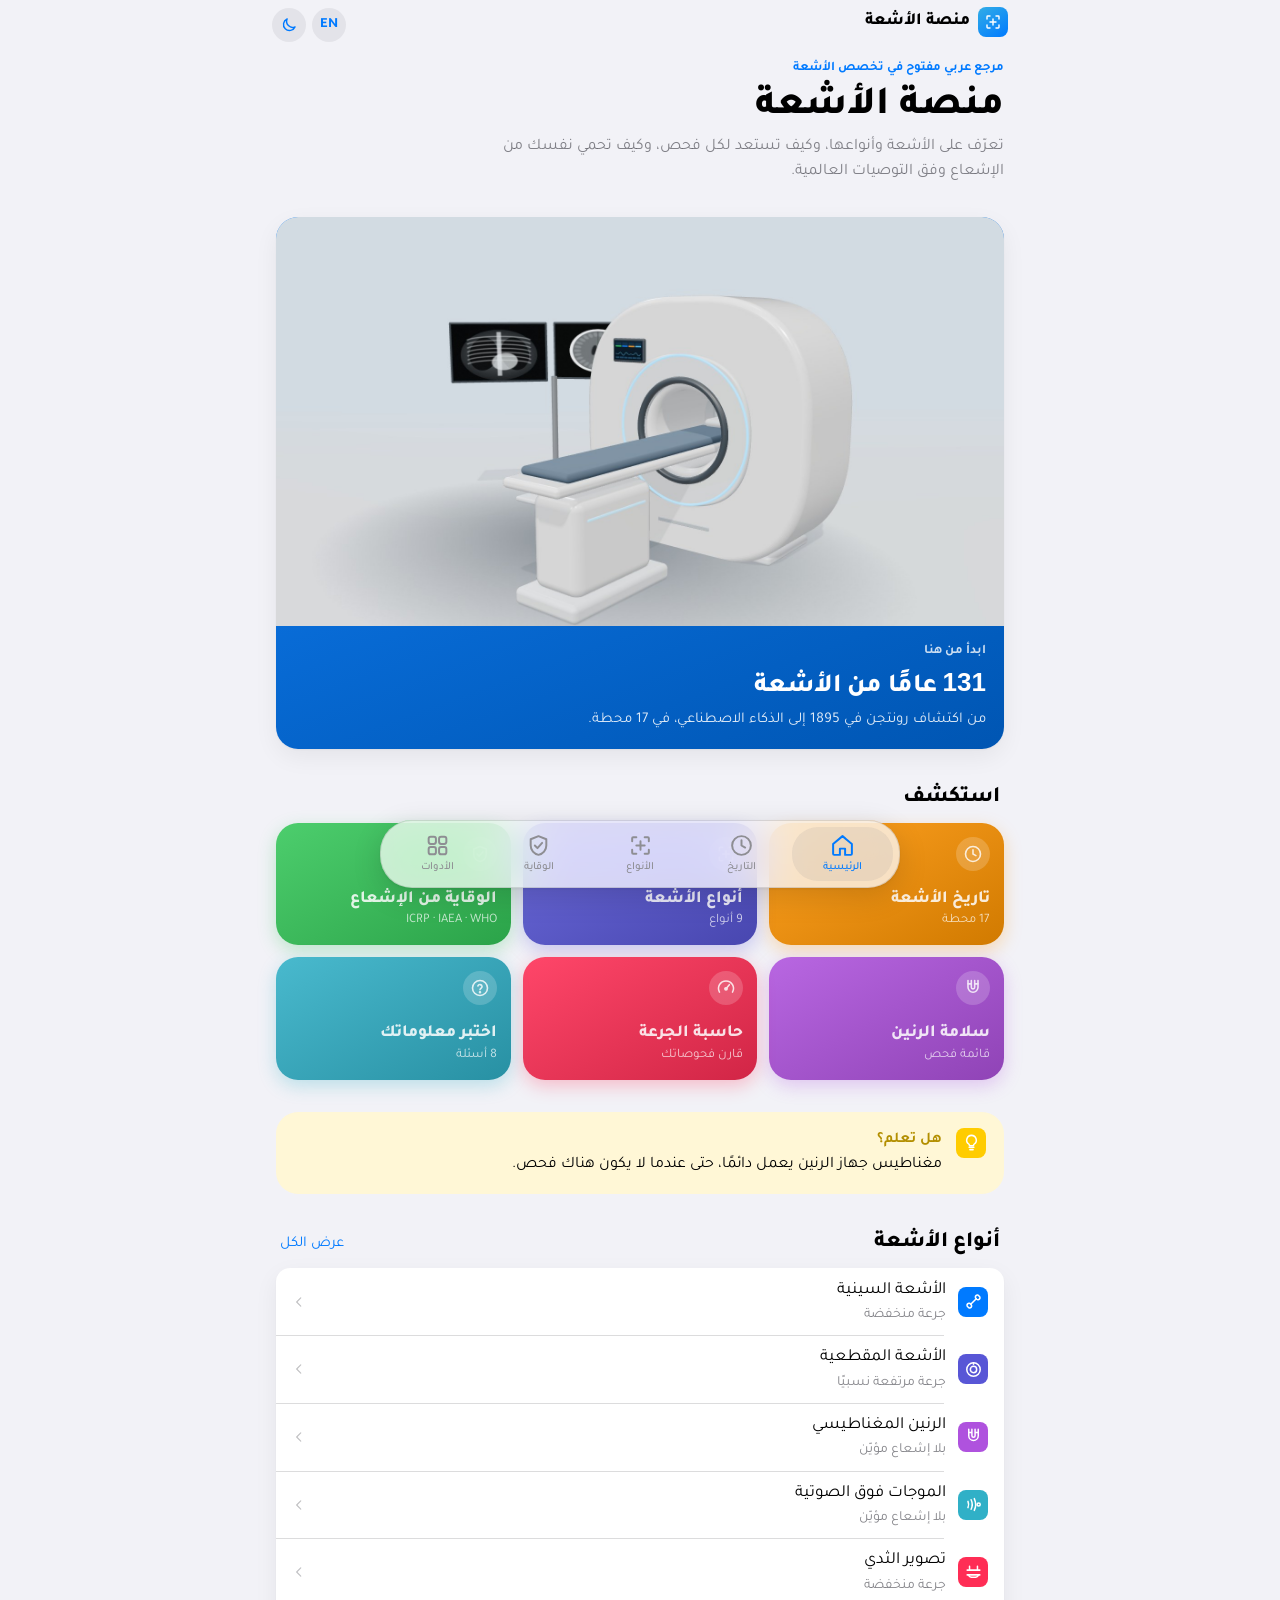
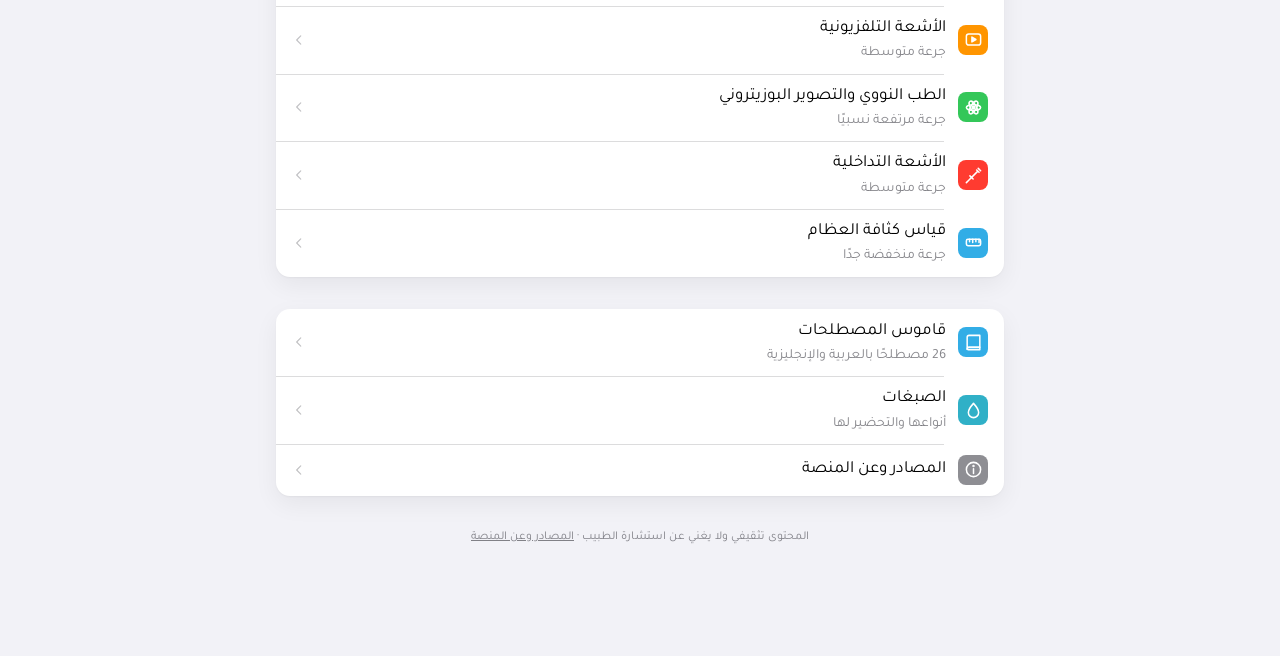
<file: index.html>
<!doctype html>
<html lang="ar" dir="rtl">
<head>
  <meta charset="utf-8">
  <meta name="viewport" content="width=device-width, initial-scale=1, viewport-fit=cover">
  <title>منصة الأشعة التثقيفية</title>
  <meta name="description" content="مرجع عربي تفاعلي في تخصص الأشعة: تاريخها، أنواعها، والوقاية من الإشعاع وفق التوصيات العالمية.">
  <meta name="theme-color" content="#F2F2F7" media="(prefers-color-scheme: light)">
  <meta name="theme-color" content="#000000" media="(prefers-color-scheme: dark)">
  <meta name="apple-mobile-web-app-capable" content="yes">
  <meta name="apple-mobile-web-app-status-bar-style" content="default">
  <link rel="icon" href="assets/img/favicon.svg" type="image/svg+xml">
  <link rel="preconnect" href="https://fonts.googleapis.com">
  <link rel="preconnect" href="https://fonts.gstatic.com" crossorigin>
  <link rel="stylesheet" href="https://fonts.googleapis.com/css2?family=Tajawal:wght@400;500;700;800&display=swap">
  <link rel="stylesheet" href="css/style.css">
  <script type="importmap">{ "imports": { "three": "./js/vendor/three.module.min.js" } }</script>
  <script>
    try {
      var t = localStorage.getItem('theme'); if (t) document.documentElement.dataset.theme = t;
      if (localStorage.getItem('lang') === 'en') { document.documentElement.lang = 'en'; document.documentElement.dir = 'ltr'; }
    } catch (e) {}
  </script>
</head>
<body>
  <a class="skip" href="#main">تخطَّ إلى المحتوى</a>

  <header class="navbar" id="navbar">
    <div class="navbar-in">
      <div class="nav-start" id="nav-start"></div>
      <div class="nav-title" id="nav-title"></div>
      <div class="nav-end">
        <button class="circle-btn lang" id="lang-btn" type="button" aria-label="Switch to English">EN</button>
        <button class="circle-btn" id="theme-btn" type="button" aria-label="تبديل المظهر"></button>
      </div>
    </div>
  </header>

  <main id="main" tabindex="-1"></main>

  <footer class="site-footer">
    المحتوى تثقيفي ولا يغني عن استشارة الطبيب · <a href="#/about">المصادر وعن المنصة</a>
  </footer>

  <nav class="tabbar" id="tabbar" aria-label="التنقل الرئيسي"></nav>

  <script src="js/data/history.js"></script>
  <script src="js/data/modalities.js"></script>
  <script src="js/data/safety.js"></script>
  <script src="js/data/glossary.js"></script>
  <script src="js/data/quiz.js"></script>
  <script src="js/data/en.js"></script>
  <script src="js/i18n.js"></script>
  <script src="js/icons.js"></script>
  <script src="js/app.js"></script>
</body>
</html>
</file>
<file: css/style.css>
/* ==========================================================================
   منصة الأشعة — نظام تصميم على نمط iOS
   ألوان النظام، قوائم مجمّعة، أشرطة زجاجية، عناوين كبيرة
   ========================================================================== */
:root {
  /* ألوان نظام iOS — الوضع الفاتح */
  --blue: #007AFF; --green: #34C759; --indigo: #5856D6; --orange: #FF9500;
  --pink: #FF2D55; --purple: #AF52DE; --red: #FF3B30; --teal: #30B0C7;
  --yellow: #FFCC00; --mint: #00C7BE; --cyan: #32ADE6; --gray: #8E8E93;

  --bg: #F2F2F7;            /* خلفية مجمّعة */
  --card: #FFFFFF;          /* خلفية مجمّعة ثانوية */
  --card-2: #F2F2F7;
  --fill: rgba(120,120,128,.12);
  --fill-2: rgba(120,120,128,.08);
  --label: #000000;
  --label-2: rgba(60,60,67,.62);
  --label-3: rgba(60,60,67,.32);
  --sep: rgba(60,60,67,.18);
  --tint: var(--blue);
  --bar: rgba(249,249,249,.78);
  --bar-line: rgba(0,0,0,.12);
  --shadow: 0 1px 2px rgba(0,0,0,.04), 0 8px 24px rgba(0,0,0,.06);
  --shadow-float: 0 8px 30px rgba(0,0,0,.14), 0 1px 3px rgba(0,0,0,.08);

  --f: "Tajawal", -apple-system, BlinkMacSystemFont, "SF Pro Text", Tahoma, sans-serif;
  --f-num: -apple-system, BlinkMacSystemFont, "SF Pro Display", "Segoe UI", Roboto, sans-serif;

  --r-lg: 22px; --r: 14px; --r-sm: 10px;
  --max: 760px;
  --tab-h: 64px;
}
@media (prefers-color-scheme: dark) {
  :root:not([data-theme="light"]) {
    --blue: #0A84FF; --green: #30D158; --indigo: #5E5CE6; --orange: #FF9F0A;
    --pink: #FF375F; --purple: #BF5AF2; --red: #FF453A; --teal: #40C8E0;
    --yellow: #FFD60A; --mint: #63E6E2; --cyan: #64D2FF; --gray: #8E8E93;
    --bg: #000000; --card: #1C1C1E; --card-2: #2C2C2E;
    --fill: rgba(118,118,128,.24); --fill-2: rgba(118,118,128,.16);
    --label: #FFFFFF; --label-2: rgba(235,235,245,.62); --label-3: rgba(235,235,245,.3);
    --sep: rgba(84,84,88,.55); --bar: rgba(28,28,30,.72); --bar-line: rgba(255,255,255,.1);
    --shadow: none; --shadow-float: 0 8px 30px rgba(0,0,0,.5);
    color-scheme: dark;
  }
}
:root[data-theme="dark"] {
  --blue: #0A84FF; --green: #30D158; --indigo: #5E5CE6; --orange: #FF9F0A;
  --pink: #FF375F; --purple: #BF5AF2; --red: #FF453A; --teal: #40C8E0;
  --yellow: #FFD60A; --mint: #63E6E2; --cyan: #64D2FF; --gray: #8E8E93;
  --bg: #000000; --card: #1C1C1E; --card-2: #2C2C2E;
  --fill: rgba(118,118,128,.24); --fill-2: rgba(118,118,128,.16);
  --label: #FFFFFF; --label-2: rgba(235,235,245,.62); --label-3: rgba(235,235,245,.3);
  --sep: rgba(84,84,88,.55); --bar: rgba(28,28,30,.72); --bar-line: rgba(255,255,255,.1);
  --shadow: none; --shadow-float: 0 8px 30px rgba(0,0,0,.5);
  color-scheme: dark;
}

*, *::before, *::after { box-sizing: border-box; }
html { -webkit-text-size-adjust: 100%; -webkit-tap-highlight-color: transparent; }
body {
  margin: 0; background: var(--bg); color: var(--label);
  font-family: var(--f); font-size: 17px; line-height: 1.55; letter-spacing: 0;
  -webkit-font-smoothing: antialiased;
  padding-bottom: calc(var(--tab-h) + 28px + env(safe-area-inset-bottom, 0px));
}
img { max-width: 100%; display: block; }
a { color: var(--tint); text-decoration: none; }
button { font: inherit; color: inherit; background: none; border: 0; padding: 0; cursor: pointer; }
h1, h2, h3, p { margin: 0; }
h1, h2, h3 { text-wrap: balance; }
:focus-visible { outline: 3px solid color-mix(in srgb, var(--tint) 55%, transparent); outline-offset: 2px; border-radius: 8px; }
[hidden] { display: none !important; }
.num { font-family: var(--f-num); font-variant-numeric: tabular-nums; direction: ltr; unicode-bidi: isolate; }

.skip { position: absolute; inset-inline-start: 8px; top: -60px; background: var(--tint); color: #fff; padding: 6px 12px; border-radius: 8px; z-index: 60; }
.skip:focus { top: 8px; }

/* ---------- شريط التنقل العلوي (زجاجي) ---------- */
body::before { content: ""; position: fixed; inset: 0 0 auto; height: env(safe-area-inset-top, 0px); background: var(--bar); -webkit-backdrop-filter: saturate(180%) blur(20px); backdrop-filter: saturate(180%) blur(20px); z-index: 41; }
.navbar {
  position: sticky; top: env(safe-area-inset-top, 0px); z-index: 40;
  background: transparent; transition: background .2s, border-color .2s;
  border-bottom: .5px solid transparent;
}
.navbar.scrolled { background: var(--bar); -webkit-backdrop-filter: saturate(180%) blur(20px); backdrop-filter: saturate(180%) blur(20px); border-bottom-color: var(--bar-line); }
.navbar-in {
  max-width: var(--max); margin: 0 auto; height: 50px;
  display: grid; grid-template-columns: 1fr auto 1fr; align-items: center; gap: 8px;
  padding-left: max(12px, env(safe-area-inset-left, 0px)); padding-right: max(12px, env(safe-area-inset-right, 0px));
}
.nav-title { font-weight: 700; font-size: 17px; opacity: 0; transform: translateY(4px); transition: opacity .2s, transform .2s; white-space: nowrap; overflow: hidden; text-overflow: ellipsis; max-width: 52vw; }
.navbar.scrolled .nav-title { opacity: 1; transform: none; }
.navbar:not(.scrolled) .nav-title { display: none; }
.navbar.scrolled .brand span { display: none; }
.nav-start { justify-self: start; grid-column: 1; }
.nav-title { grid-column: 2; }
.nav-end { justify-self: end; display: flex; gap: 6px; grid-column: 3; }
.back { display: inline-flex; align-items: center; gap: 2px; color: var(--tint); font-size: 17px; padding: 6px 4px; }
.back svg { width: 22px; height: 22px; }
.brand { white-space: nowrap; display: inline-flex; align-items: center; gap: 8px; font-weight: 800; font-size: 17px; color: var(--label); }
.brand i { width: 30px; height: 30px; border-radius: 8px; display: grid; place-items: center; background: linear-gradient(145deg, var(--cyan), var(--blue)); }
.brand i svg { width: 18px; height: 18px; color: #fff; }
.circle-btn { width: 34px; height: 34px; border-radius: 50%; display: grid; place-items: center; background: var(--fill); color: var(--tint); }
.circle-btn svg { width: 18px; height: 18px; }

/* ---------- شريط التبويب العائم (زجاجي) ---------- */
.tabbar {
  position: fixed; z-index: 45; left: 50%; transform: translateX(-50%);
  bottom: calc(12px + env(safe-area-inset-bottom, 0px));
  width: min(calc(100% - 24px - env(safe-area-inset-left, 0px) - env(safe-area-inset-right, 0px)), 520px);
  display: flex; justify-content: space-around; padding: 6px;
  background: var(--bar); border: .5px solid var(--bar-line); border-radius: 32px;
  -webkit-backdrop-filter: saturate(180%) blur(24px); backdrop-filter: saturate(180%) blur(24px);
  box-shadow: var(--shadow-float);
}
.tabbar a { flex: 1; display: grid; justify-items: center; gap: 1px; padding: 6px 2px 5px; border-radius: 26px; color: var(--gray); font-size: 11px; font-weight: 500; transition: background .2s, color .2s; }
.tabbar a svg { width: 25px; height: 25px; }
.tabbar a[aria-current="page"] { color: var(--c, var(--tint)); background: var(--fill); }

/* ---------- الصفحة ---------- */
main { outline: none; }
.page {
  max-width: var(--max); margin: 0 auto; display: grid; gap: 26px; padding-block: 4px 24px;
  padding-left: max(16px, env(safe-area-inset-left, 0px)); padding-right: max(16px, env(safe-area-inset-right, 0px));
}
.page > * { min-width: 0; }
.large-title { display: grid; gap: 4px; padding-top: 4px; }
.large-title .kicker { font-size: 13px; font-weight: 700; color: var(--c, var(--tint)); }
.large-title h1 { font-size: 34px; line-height: 1.2; font-weight: 800; }
.large-title p { color: var(--label-2); font-size: 16px; max-width: 60ch; }

.section { display: grid; gap: 8px; }
.section-head { display: flex; align-items: baseline; justify-content: space-between; gap: 12px; padding-inline: 4px; }
.section-head h2 { font-size: 22px; font-weight: 800; }
.section-head a { font-size: 15px; }
.footnote { font-size: 13px; color: var(--label-2); padding-inline: 16px; line-height: 1.5; }
.group-label { font-size: 13px; color: var(--label-2); padding-inline: 16px; }

/* ---------- القوائم المجمّعة (مثل تطبيق الإعدادات) ---------- */
.group { background: var(--card); border-radius: var(--r); overflow: hidden; box-shadow: var(--shadow); }
.row {
  display: flex; align-items: center; gap: 12px; min-height: 52px; padding: 10px 16px;
  position: relative; color: var(--label); width: 100%; text-align: start;
}
.row + .row::before { content: ""; position: absolute; top: 0; inset-inline-start: 16px; inset-inline-end: 0; height: .5px; background: var(--sep); }
.group.icons .row + .row::before { inset-inline-start: 60px; }
a.row:active, button.row:active, label.row:active { background: var(--fill); }
.row .txt { flex: 1; min-width: 0; display: grid; gap: 1px; }
.row .t { font-size: 17px; }
.row .s { font-size: 14px; color: var(--label-2); line-height: 1.45; }
.row .v { color: var(--label-2); font-size: 16px; white-space: nowrap; }
.chev { width: 14px; height: 14px; color: var(--label-3); flex: none; }
.ico {
  width: 30px; height: 30px; border-radius: 8px; flex: none; display: grid; place-items: center;
  background: var(--c, var(--tint)); color: #fff;
}
.ico svg { width: 19px; height: 19px; }
.ico.lg { width: 44px; height: 44px; border-radius: 12px; }
.ico.lg svg { width: 26px; height: 26px; }
.bullet { width: 8px; height: 8px; border-radius: 50%; background: var(--c, var(--tint)); flex: none; margin-top: 2px; }
.row.top { align-items: flex-start; }
.row.top .bullet { margin-top: 10px; }

/* ---------- البطاقات ---------- */
.card { background: var(--card); border-radius: var(--r-lg); box-shadow: var(--shadow); overflow: hidden; }
.card-pad { padding: 18px; display: grid; gap: 10px; }

/* بطاقة رئيسية بأسلوب App Store */
.feature { position: relative; border-radius: var(--r-lg); overflow: hidden; color: #fff; box-shadow: var(--shadow); display: block;
  background: linear-gradient(160deg, color-mix(in srgb, var(--c, var(--blue)) 92%, #fff 8%), color-mix(in srgb, var(--c, var(--blue)) 70%, #000 30%)); }
.feature img { width: 100%; aspect-ratio: 16 / 9; object-fit: cover; }
.feature .cap { padding: 16px 18px 18px; display: grid; gap: 4px; }
.feature .cap small { font-size: 13px; font-weight: 700; opacity: .8; }
.feature .cap h2 { font-size: 26px; font-weight: 800; line-height: 1.25; }
.feature .cap p { opacity: .88; font-size: 15px; }

/* بلاطات ملونة (مثل الاختصارات) */
.tiles { display: grid; gap: 12px; grid-template-columns: repeat(2, minmax(0, 1fr)); }
@media (min-width: 640px) { .tiles { grid-template-columns: repeat(3, minmax(0, 1fr)); } }
.tile {
  border-radius: var(--r-lg); padding: 14px; min-height: 120px; display: grid; align-content: space-between; gap: 18px; color: #fff;
  background: linear-gradient(150deg, color-mix(in srgb, var(--c) 88%, #fff 12%), color-mix(in srgb, var(--c) 82%, #000 18%));
  box-shadow: 0 6px 18px color-mix(in srgb, var(--c) 28%, transparent);
  transition: transform .15s;
}
.tile:active { transform: scale(.97); }
.tile .ti { width: 34px; height: 34px; border-radius: 50%; background: rgba(255,255,255,.22); display: grid; place-items: center; }
.tile .ti svg { width: 20px; height: 20px; }
.tile b { font-size: 17px; font-weight: 800; display: block; line-height: 1.3; }
.tile span { font-size: 13px; opacity: .85; }

/* أداة صغيرة (Widget) */
.widgets { display: grid; gap: 12px; grid-template-columns: repeat(3, minmax(0, 1fr)); }
.widget { background: var(--card); border-radius: var(--r); padding: 12px; display: grid; gap: 6px; box-shadow: var(--shadow); align-content: start; }
.widget .wl { font-size: 12px; color: var(--label-2); display: flex; align-items: center; gap: 6px; }
.widget .wl i { width: 8px; height: 8px; border-radius: 50%; background: var(--c, var(--tint)); }
.widget .wv { font-size: 16px; font-weight: 800; color: var(--c, var(--label)); line-height: 1.3; }
.fact { border-radius: var(--r-lg); padding: 16px 18px; display: flex; gap: 14px; align-items: flex-start; background: color-mix(in srgb, var(--c, var(--yellow)) 16%, var(--card)); }
.fact b { display: block; font-size: 15px; color: color-mix(in srgb, var(--c, var(--yellow)) 70%, var(--label)); margin-bottom: 2px; }
.fact p { font-size: 16px; }

/* ---------- الأزرار ---------- */
.btn { display: inline-flex; align-items: center; justify-content: center; gap: 6px; min-height: 50px; padding: 0 22px; border-radius: var(--r); font-weight: 700; font-size: 17px; background: var(--c, var(--tint)); color: #fff; transition: opacity .15s, transform .15s; }
.btn:active { transform: scale(.98); opacity: .85; }
.btn.tinted { background: color-mix(in srgb, var(--c, var(--tint)) 15%, transparent); color: var(--c, var(--tint)); }
.btn.plain { background: var(--fill); color: var(--c, var(--tint)); }
.btn.sm { min-height: 36px; padding: 0 14px; font-size: 15px; border-radius: 18px; }
.btn.block { width: 100%; }
.btns { display: flex; gap: 10px; flex-wrap: wrap; }
.btns .btn { flex: 1; min-width: 140px; }

/* ---------- عناصر التحكم ---------- */
.segmented { display: flex; gap: 2px; padding: 2px; background: var(--fill); border-radius: 10px; overflow-x: auto; scrollbar-width: none; }
.segmented::-webkit-scrollbar { display: none; }
.segmented button { flex: 1 0 auto; padding: 6px 12px; border-radius: 8px; font-size: 14px; font-weight: 600; color: var(--label); white-space: nowrap; transition: background .2s; }
.segmented button[aria-pressed="true"] { background: var(--card); box-shadow: 0 2px 6px rgba(0,0,0,.12); color: var(--c, var(--label)); }
:root[data-theme="dark"] .segmented button[aria-pressed="true"] { background: #636366; color: #fff; }
@media (prefers-color-scheme: dark) { :root:not([data-theme="light"]) .segmented button[aria-pressed="true"] { background: #636366; color: #fff; } }

.switch { position: relative; width: 51px; height: 31px; flex: none; }
.switch input { position: absolute; inset: 0; opacity: 0; margin: 0; cursor: pointer; z-index: 1; }
.switch span { position: absolute; inset: 0; border-radius: 16px; background: var(--fill); transition: background .25s; }
.switch span::after { content: ""; position: absolute; top: 2px; right: 2px; width: 27px; height: 27px; border-radius: 50%; background: #fff; box-shadow: 0 3px 8px rgba(0,0,0,.15), 0 1px 1px rgba(0,0,0,.16); transition: transform .25s; }
.switch input:checked + span { background: var(--c, var(--green)); }
.switch input:checked + span::after { transform: translateX(-20px); }
.switch input:focus-visible + span { outline: 3px solid color-mix(in srgb, var(--tint) 55%, transparent); outline-offset: 2px; }

.stepper { display: flex; align-items: center; background: var(--fill); border-radius: 9px; direction: ltr; flex: none; }
.stepper button { width: 44px; height: 32px; display: grid; place-items: center; font-size: 20px; color: var(--label); }
.stepper button + button { border-left: .5px solid var(--sep); }
.count { min-width: 28px; text-align: center; font-weight: 800; color: var(--c, var(--tint)); }

.search { position: relative; }
.search input { width: 100%; height: 40px; border: 0; border-radius: 11px; background: var(--fill); padding-inline: 38px 12px; font: inherit; font-size: 17px; color: var(--label); }
.search input::placeholder { color: var(--label-2); }
.search svg { position: absolute; inset-inline-start: 11px; top: 11px; width: 18px; height: 18px; color: var(--label-2); }

input[type="range"].slider { width: 100%; accent-color: var(--c, var(--tint)); height: 28px; }

/* ---------- شارات ومقياس الجرعة ---------- */
.badge { display: inline-flex; align-items: center; gap: 6px; font-size: 13px; font-weight: 700; padding: 3px 10px; border-radius: 999px; width: fit-content;
  background: color-mix(in srgb, var(--c, var(--tint)) 15%, transparent); color: color-mix(in srgb, var(--c, var(--tint)) 85%, var(--label)); }
.meter { display: inline-flex; gap: 3px; direction: ltr; }
.meter i { width: 12px; height: 5px; border-radius: 3px; background: currentColor; opacity: .22; }
.meter i.on { opacity: 1; }
.lvl-0 { --c: var(--green); } .lvl-1 { --c: var(--mint); } .lvl-2 { --c: var(--blue); } .lvl-3 { --c: var(--orange); } .lvl-4 { --c: var(--red); }

/* ---------- أنواع الأشعة ---------- */
.mod-grid { display: grid; gap: 14px; grid-template-columns: repeat(auto-fill, minmax(min(100%, 300px), 1fr)); }
.mod { background: var(--card); border-radius: var(--r-lg); overflow: hidden; box-shadow: var(--shadow); display: grid; color: var(--label); transition: transform .15s; }
.mod:active { transform: scale(.98); }
.mod .media { position: relative; }
.mod .media img { width: 100%; aspect-ratio: 16 / 9; object-fit: cover; }
.mod .media .ico { position: absolute; top: 12px; inset-inline-start: 12px; box-shadow: 0 4px 12px rgba(0,0,0,.3); }
.mod .body { padding: 14px 16px 16px; display: grid; gap: 6px; }
.mod h3 { font-size: 19px; font-weight: 800; }
.mod .en { font-size: 13px; color: var(--label-2); }
.mod p { font-size: 15px; color: var(--label-2); }

.hero-media { border-radius: var(--r-lg); overflow: hidden; position: relative; box-shadow: var(--shadow); }
.hero-media img { width: 100%; aspect-ratio: 16 / 9; object-fit: cover; }
.hero-media figcaption { position: absolute; inset: auto 0 0 0; padding: 26px 14px 10px; font-size: 12px; color: rgba(255,255,255,.8); background: linear-gradient(transparent, rgba(0,0,0,.55)); }
.prose-card { background: var(--card); border-radius: var(--r); padding: 16px; box-shadow: var(--shadow); font-size: 17px; line-height: 1.75; }
.prose-card p + p { margin-top: 10px; }
.callout { border-radius: var(--r); padding: 14px 16px; display: flex; gap: 12px; align-items: flex-start; background: color-mix(in srgb, var(--c, var(--tint)) 13%, var(--card)); }
.callout .ico { margin-top: 2px; }
.callout b { display: block; margin-bottom: 2px; color: color-mix(in srgb, var(--c, var(--tint)) 75%, var(--label)); }
.callout p { font-size: 16px; }
.pager { display: grid; grid-template-columns: 1fr 1fr; gap: 10px; }
.pager a { background: var(--card); border-radius: var(--r); padding: 12px 14px; box-shadow: var(--shadow); display: grid; gap: 2px; color: var(--label); }
.pager a small { color: var(--label-2); font-size: 12px; }
.pager a b { color: var(--c); font-size: 16px; }
.pager a:last-child { text-align: end; }

/* ---------- الخط الزمني ---------- */
.era-label { font-size: 13px; font-weight: 700; color: var(--label-2); padding-inline: 16px; margin-bottom: -2px; }
.event { background: var(--card); border-radius: var(--r); box-shadow: var(--shadow); overflow: hidden; }
.event + .event { margin-top: 10px; }
.event > button { display: flex; gap: 12px; align-items: flex-start; width: 100%; text-align: start; padding: 14px 16px; }
.event .yr { min-width: 58px; padding: 4px 0; border-radius: 10px; text-align: center; font-weight: 800; font-size: 15px; background: color-mix(in srgb, var(--c) 15%, transparent); color: var(--c); flex: none; }
.event .txt { flex: 1; min-width: 0; display: grid; gap: 2px; }
.event .t { font-size: 17px; font-weight: 700; line-height: 1.4; }
.event .s { font-size: 14px; color: var(--label-2); }
.event .chev { margin-top: 8px; transition: transform .25s; transform: rotate(0deg); }
.event [aria-expanded="true"] .chev { transform: rotate(-90deg); }
.event .more { padding: 0 16px 16px; display: grid; gap: 12px; }
.event .more p { font-size: 16px; line-height: 1.75; }
.event .more img { border-radius: 12px; width: 100%; aspect-ratio: 16/9; object-fit: cover; }
.cat-discovery { --c: var(--blue); } .cat-device { --c: var(--indigo); } .cat-safety { --c: var(--green); } .cat-nobel { --c: var(--orange); }

/* ---------- الجرعات والنتائج ---------- */
.result { border-radius: var(--r-lg); padding: 18px; color: #fff; display: grid; gap: 12px;
  background: linear-gradient(150deg, color-mix(in srgb, var(--c, var(--orange)) 90%, #fff 10%), color-mix(in srgb, var(--c, var(--orange)) 78%, #000 22%)); }
.result small { font-size: 13px; font-weight: 700; opacity: .85; }
.result .big { font-family: var(--f-num); font-size: 44px; font-weight: 700; line-height: 1.05; direction: ltr; text-align: right; }
.result .big span { font-size: 20px; opacity: .8; }
.result .stats { display: flex; gap: 22px; flex-wrap: wrap; }
.result .stats b { display: block; font-size: 20px; font-weight: 800; }
.result .stats span { font-size: 13px; opacity: .85; }
.result p { font-size: 15px; opacity: .95; }
.sticky-result { position: sticky; top: calc(56px + env(safe-area-inset-top, 0px)); z-index: 5; }

.bar { height: 8px; border-radius: 4px; background: var(--fill); overflow: hidden; }
.bar span { display: block; height: 100%; border-radius: 4px; background: var(--c, var(--tint)); transition: width .25s; }

/* ---------- الاختبار ---------- */
.quiz-card { background: var(--card); border-radius: var(--r-lg); padding: 18px; box-shadow: var(--shadow); display: grid; gap: 14px; }
.quiz-card h3 { font-size: 21px; font-weight: 800; line-height: 1.4; }
.opt { display: flex; align-items: center; gap: 12px; width: 100%; text-align: start; padding: 14px; border-radius: var(--r); background: var(--fill-2); font-size: 17px; border: 2px solid transparent; transition: background .2s, border-color .2s; }
.opt .k { width: 28px; height: 28px; border-radius: 50%; background: var(--card); display: grid; place-items: center; font-size: 14px; font-weight: 800; color: var(--label-2); flex: none; }
.opt.right { border-color: var(--green); background: color-mix(in srgb, var(--green) 14%, transparent); }
.opt.right .k { background: var(--green); color: #fff; }
.opt.wrong { border-color: var(--red); background: color-mix(in srgb, var(--red) 12%, transparent); }
.opt.wrong .k { background: var(--red); color: #fff; }
.opt:disabled { cursor: default; }

/* المسافة */
.people { display: flex; align-items: flex-end; justify-content: space-between; gap: 6px; padding: 8px 4px 0; direction: ltr; }
.people .src { width: 26px; height: 26px; border-radius: 50%; background: var(--orange); box-shadow: 0 0 0 8px color-mix(in srgb, var(--orange) 20%, transparent), 0 0 0 16px color-mix(in srgb, var(--orange) 10%, transparent); margin: 16px; }
.people .p { width: 22px; height: 40px; border-radius: 11px 11px 6px 6px; background: var(--c); position: relative; transition: margin .25s; }
.people .p::before { content: ""; position: absolute; top: -18px; left: 3px; width: 16px; height: 16px; border-radius: 50%; background: var(--c); }

/* ---------- التذييل ---------- */
.site-footer { max-width: var(--max); margin: 0 auto; padding: 8px max(16px, env(safe-area-inset-right, 0px)) 18px max(16px, env(safe-area-inset-left, 0px)); text-align: center; font-size: 12px; color: var(--label-2); }
.site-footer a { color: var(--label-2); text-decoration: underline; }

/* ---------- الحركة ---------- */
@media (prefers-reduced-motion: no-preference) {
  .page { animation: enter .35s cubic-bezier(.2,.8,.2,1); }
  .event .more { animation: enter .25s ease; }
  @keyframes enter { from { opacity: 0; transform: translateY(10px); } to { opacity: 1; transform: none; } }
}
@media (min-width: 820px) {
  .large-title h1 { font-size: 40px; }
  .page { gap: 32px; }
}

/* ---------- اللغة الإنجليزية (من اليسار لليمين) / English, left-to-right ---------- */
.circle-btn.lang { font-family: var(--f); font-weight: 800; font-size: 14px; line-height: 1; }
html[lang="en"] { --f: -apple-system, BlinkMacSystemFont, "SF Pro Text", "Segoe UI", Roboto, "Helvetica Neue", Arial, sans-serif; }
html[lang="en"] body { line-height: 1.5; }
html[lang="en"] .large-title h1 { letter-spacing: -.02em; }
[dir="ltr"] .chev, [dir="ltr"] .back svg { transform: scaleX(-1); }
[dir="ltr"] .event [aria-expanded="true"] .chev { transform: rotate(90deg) scaleX(-1); }
[dir="ltr"] .switch span::after { right: auto; left: 2px; }
[dir="ltr"] .switch input:checked + span::after { transform: translateX(20px); }
[dir="ltr"] .result .big { text-align: left; }

/* ---------- العارض ثلاثي الأبعاد / 3D viewer ---------- */
.v3d { background: #d3dbe2; }
.v3d.live img { visibility: hidden; }
.v3d .v3d-canvas { position: absolute; inset: 0; width: 100%; height: 100%; display: block; touch-action: none; cursor: grab; }
.v3d .v3d-canvas:active { cursor: grabbing; }
.v3d.live figcaption { display: none; }
.v3d-btn {
  position: absolute; z-index: 2; bottom: 12px; inset-inline-end: 12px;
  display: inline-flex; align-items: center; gap: 6px; height: 36px; padding: 0 14px; border-radius: 18px;
  font-size: 14px; font-weight: 700; color: #fff; background: rgba(20,28,36,.55);
  -webkit-backdrop-filter: blur(14px) saturate(160%); backdrop-filter: blur(14px) saturate(160%);
}
.v3d-btn svg { width: 18px; height: 18px; }
.v3d figcaption { display: none; }
.hero-media figcaption { color: #fff; }
</file>
